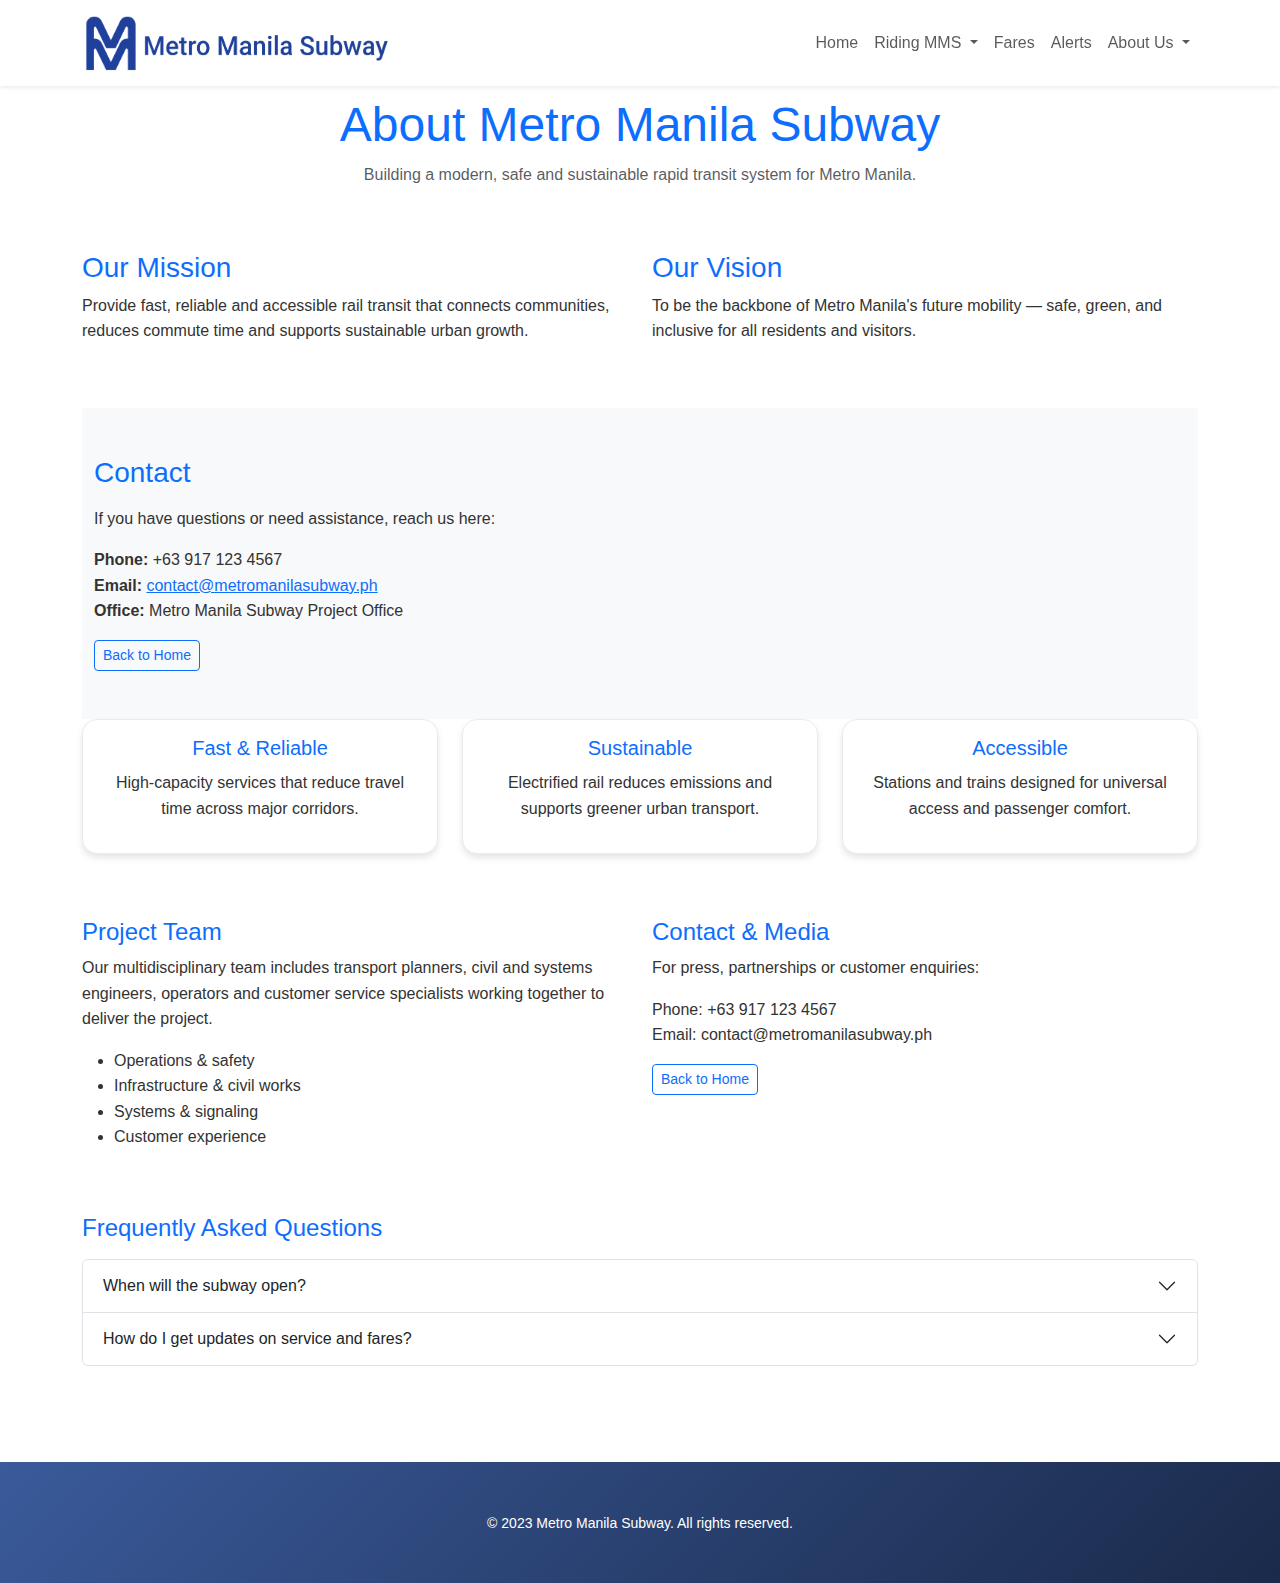
<file: about.html>
<!doctype html>
<html lang="en">
<head>
    <meta charset="utf-8" />
    <meta name="viewport" content="width=device-width, initial-scale=1" />
    <title>About — Metro Manila Subway</title>

    <!-- Bootstrap CSS -->
    <link href="https://cdn.jsdelivr.net/npm/bootstrap@5.3.0/dist/css/bootstrap.min.css" rel="stylesheet">

    <!-- site styles -->
    <link rel="stylesheet" href="style.css">
</head>
<body>
    <!-- Header / same navbar as index.html -->
    <header>
        <nav class="navbar navbar-expand-lg navbar-light bg-white fixed-top shadow-sm">
        <div class="container">
            <a class="navbar-brand" href="index.html">
                <img src="assets/logo2.png" alt="Metro Manila Subway Logo" class="logo">
            </a>

            <button class="navbar-toggler" type="button" data-bs-toggle="collapse" data-bs-target="#navbarNavMain" aria-controls="navbarNavMain" aria-expanded="false" aria-label="Toggle navigation">
                <span class="navbar-toggler-icon"></span>
            </button>

            <div class="collapse navbar-collapse justify-content-end" id="navbarNavMain">
                <ul class="navbar-nav">
                    <li class="nav-item">
                        <a class="nav-link" href="index.html">Home</a>
                    </li>
                    <li class="nav-item dropdown">
                        <a class="nav-link dropdown-toggle" href="#" role="button" data-bs-toggle="dropdown" aria-expanded="false">
                            Riding MMS
                        </a>
                        <ul class="dropdown-menu">
                            <li><a class="dropdown-item" href="transit.html">Transit Services</a></li>
                            <li><a class="dropdown-item" href="accessing.html">Accessing MMS</a></li>
                        </ul>
                    </li>
                    <li class="nav-item">
                        <a class="nav-link" href="fares.html">Fares</a>
                    </li>
                    <li class="nav-item">
                        <a class="nav-link" href="alerts.html">Alerts</a>
                    </li>
                    <li class="nav-item dropdown">
                        <a class="nav-link dropdown-toggle" href="#" role="button" data-bs-toggle="dropdown" aria-expanded="false">
                            About Us
                        </a>
                        <ul class="dropdown-menu">
                            <li><a class="dropdown-item" href="#contact">Contact</a></li>
                        </ul>
                    </li>
                </ul>
            </div>
        </div>
    </nav>
</header>

    <!-- Hero -->
    <main class="py-5">
        <div class="container">
            <div class="py-5 text-center" style="padding-top: calc(var(--navbar-height) + 2rem);">
                <h1 class="display-5 text-primary">About Metro Manila Subway</h1>
                <p class="text-muted">Building a modern, safe and sustainable rapid transit system for Metro Manila.</p>
            </div>

            <!-- Mission & Vision -->
            <section class="mb-5">
                <div class="row g-4 align-items-center">
                    <div class="col-md-6">
                        <h3 class="text-primary">Our Mission</h3>
                        <p>Provide fast, reliable and accessible rail transit that connects communities, reduces commute time and supports sustainable urban growth.</p>
                    </div>
                    <div class="col-md-6">
                        <h3 class="text-primary">Our Vision</h3>
                        <p>To be the backbone of Metro Manila's future mobility — safe, green, and inclusive for all residents and visitors.</p>
                    </div>
                </div>
            </section>

            <section id="contact" class="py-5 bg-light">
        <div class="container">
            <h3 class="text-primary mb-3">Contact</h3>
            <p>If you have questions or need assistance, reach us here:</p>
            <ul class="list-unstyled mb-3">
                <li><strong>Phone:</strong> +63 917 123 4567</li>
                <li><strong>Email:</strong> <a href="mailto:contact@metromanilasubway.ph">contact@metromanilasubway.ph</a></li>
                <li><strong>Office:</strong> Metro Manila Subway Project Office</li>
            </ul>
            <a href="index.html" class="btn btn-outline-primary btn-sm">Back to Home</a>
        </div>
    </section>

            <!-- Key benefits -->
            <section class="mb-5">
                <div class="row text-center">
                    <div class="col-md-4 mb-3">
                        <div class="feature-card p-3 h-100">
                            <i class="bi bi-speedometer2 text-primary mb-2" style="font-size:1.6rem"></i>
                            <h5 class="text-primary">Fast & Reliable</h5>
                            <p>High-capacity services that reduce travel time across major corridors.</p>
                        </div>
                    </div>
                    <div class="col-md-4 mb-3">
                        <div class="feature-card p-3 h-100">
                            <i class="bi bi-tree text-primary mb-2" style="font-size:1.6rem"></i>
                            <h5 class="text-primary">Sustainable</h5>
                            <p>Electrified rail reduces emissions and supports greener urban transport.</p>
                        </div>
                    </div>
                    <div class="col-md-4 mb-3">
                        <div class="feature-card p-3 h-100">
                            <i class="bi bi-people text-primary mb-2" style="font-size:1.6rem"></i>
                            <h5 class="text-primary">Accessible</h5>
                            <p>Stations and trains designed for universal access and passenger comfort.</p>
                        </div>
                    </div>
                </div>
            </section>

            <!-- Team / Contact -->
            <section class="mb-5">
                <div class="row">
                    <div class="col-lg-6">
                        <h4 class="text-primary">Project Team</h4>
                        <p>Our multidisciplinary team includes transport planners, civil and systems engineers, operators and customer service specialists working together to deliver the project.</p>
                        <ul>
                            <li>Operations & safety</li>
                            <li>Infrastructure & civil works</li>
                            <li>Systems & signaling</li>
                            <li>Customer experience</li>
                        </ul>
                    </div>
                    <div class="col-lg-6">
                        <h4 class="text-primary">Contact & Media</h4>
                        <p>For press, partnerships or customer enquiries:</p>
                        <p>Phone: +63 917 123 4567<br>Email: contact@metromanilasubway.ph</p>
                        <a href="index.html" class="btn btn-outline-primary btn-sm">Back to Home</a>
                    </div>
                </div>
            </section>

            <!-- FAQ -->
            <section class="mb-5">
                <h4 class="text-primary mb-3">Frequently Asked Questions</h4>
                <div class="accordion" id="aboutFaq">
                    <div class="accordion-item">
                        <h2 class="accordion-header" id="faqOne">
                            <button class="accordion-button collapsed" type="button" data-bs-toggle="collapse" data-bs-target="#collapseOne" aria-expanded="false" aria-controls="collapseOne">
                                When will the subway open?
                            </button>
                        </h2>
                        <div id="collapseOne" class="accordion-collapse collapse" aria-labelledby="faqOne" data-bs-parent="#aboutFaq">
                            <div class="accordion-body">Timelines vary by phase and station; check Alerts or Contact for latest updates.</div>
                        </div>
                    </div>
                    <div class="accordion-item">
                        <h2 class="accordion-header" id="faqTwo">
                            <button class="accordion-button collapsed" type="button" data-bs-toggle="collapse" data-bs-target="#collapseTwo" aria-expanded="false" aria-controls="collapseTwo">
                                How do I get updates on service and fares?
                            </button>
                        </h2>
                        <div id="collapseTwo" class="accordion-collapse collapse" aria-labelledby="faqTwo" data-bs-parent="#aboutFaq">
                            <div class="accordion-body">Subscribe to official channels and check the Fares and Alerts pages for the latest information.</div>
                        </div>
                    </div>
                </div>
            </section>
        </div>
    </main>

    <footer class="bg-primary text-white py-5">
        <div class="container text-center">
            <small>&copy; 2023 Metro Manila Subway. All rights reserved.</small>
        </div>
    </footer>

   
<!-- add these scripts near the end of <body> (before bootstrap.bundle.js) -->
<script src="https://code.jquery.com/jquery-3.6.0.min.js"></script>
<script src="https://cdn.jsdelivr.net/npm/bootstrap@5.3.0/dist/js/bootstrap.bundle.min.js"></script>
<script src="script.js"></script>
</body>
</html>
</file>
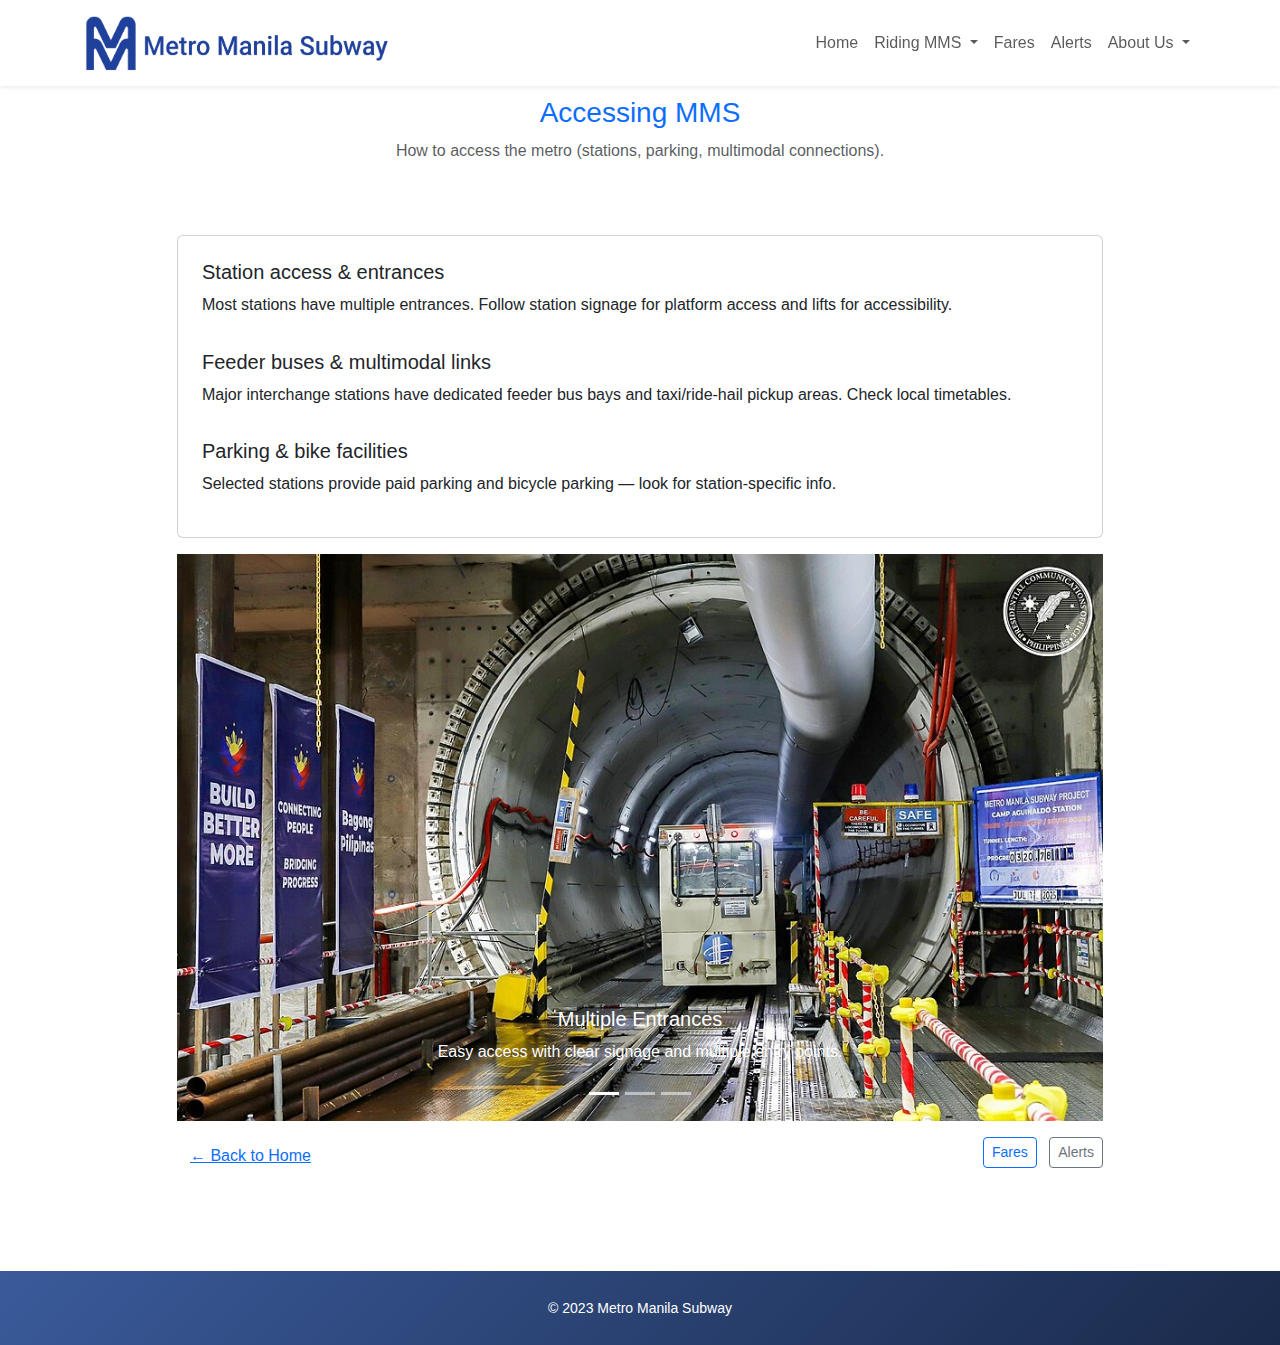
<file: accessing.html>
<!doctype html>
<html lang="en">
<head>
  <meta charset="utf-8" />
  <meta name="viewport" content="width=device-width,initial-scale=1" />
  <title>Accessing MMS — Metro Manila Subway</title>
  <link href="https://cdn.jsdelivr.net/npm/bootstrap@5.3.0/dist/css/bootstrap.min.css" rel="stylesheet">
  <link rel="stylesheet" href="style.css">
</head>
<body>
<header>
  <nav class="navbar navbar-expand-lg navbar-light bg-white fixed-top shadow-sm">
    <div class="container">
      <a class="navbar-brand" href="index.html">
        <img src="assets/logo2.png" alt="Metro Manila Subway Logo" class="logo">
      </a>
      <button class="navbar-toggler" type="button" data-bs-toggle="collapse" data-bs-target="#navbarNavMain2" aria-controls="navbarNavMain2" aria-expanded="false" aria-label="Toggle navigation">
        <span class="navbar-toggler-icon"></span>
      </button>
      <div class="collapse navbar-collapse justify-content-end" id="navbarNavMain2">
        <ul class="navbar-nav">
          <li class="nav-item">
            <a class="nav-link" href="index.html">Home</a>
          </li>
          <li class="nav-item dropdown">
            <a class="nav-link dropdown-toggle" href="#" role="button" data-bs-toggle="dropdown" aria-expanded="false">
              Riding MMS
            </a>
            <ul class="dropdown-menu">
              <li><a class="dropdown-item" href="transit.html">Transit Services</a></li>
              <li><a class="dropdown-item" href="accessing.html">Accessing MMS</a></li>
            </ul>
          </li>
          <li class="nav-item">
            <a class="nav-link" href="fares.html">Fares</a>
          </li>
          <li class="nav-item">
            <a class="nav-link" href="alerts.html">Alerts</a>
          </li>
          <li class="nav-item dropdown">
            <a class="nav-link dropdown-toggle" href="#" role="button" data-bs-toggle="dropdown" aria-expanded="false">
              About Us
            </a>
            <ul class="dropdown-menu">
              <li><a class="dropdown-item" href="about.html#contact">Contact</a></li>
            </ul>
          </li>
        </ul>
      </div>
    </div>
  </nav>
</header>

<main class="py-5">
  <div class="container">
    <div class="py-5 text-center" style="padding-top: calc(var(--navbar-height) + 2rem);">
      <h1 class="h3 text-primary">Accessing MMS</h1>
      <p class="text-muted mb-0">How to access the metro (stations, parking, multimodal connections).</p>
    </div>

    <div class="row justify-content-center mt-4">
      <div class="col-lg-10">
        <div class="card p-4 mb-3">
          <h5>Station access & entrances</h5>
          <p>Most stations have multiple entrances. Follow station signage for platform access and lifts for accessibility.</p>

          <h5 class="mt-3">Feeder buses & multimodal links</h5>
          <p>Major interchange stations have dedicated feeder bus bays and taxi/ride-hail pickup areas. Check local timetables.</p>

          <h5 class="mt-3">Parking & bike facilities</h5>
          <p>Selected stations provide paid parking and bicycle parking — look for station-specific info.</p>
        </div>

        <!-- Bootstrap Carousel Slideshow -->
        <div id="accessingCarousel" class="carousel slide mb-3" data-bs-ride="carousel">
          <div class="carousel-indicators">
            <button type="button" data-bs-target="#accessingCarousel" data-bs-slide-to="0" class="active" aria-current="true" aria-label="Slide 1"></button>
            <button type="button" data-bs-target="#accessingCarousel" data-bs-slide-to="1" aria-label="Slide 2"></button>
            <button type="button" data-bs-target="#accessingCarousel" data-bs-slide-to="2" aria-label="Slide 3"></button>
          </div>
          <div class="carousel-inner">
            <div class="carousel-item active">
              <img src="assets/image1.jpg" class="d-block w-100" alt="Station Entrance">
              <div class="carousel-caption d-none d-md-block">
                <h5>Multiple Entrances</h5>
                <p>Easy access with clear signage and multiple entry points.</p>
              </div>
            </div>
            <div class="carousel-item">
              <img src="assets/image1.jpg" class="d-block w-100" alt="Feeder Bus">
              <div class="carousel-caption d-none d-md-block">
                <h5>Feeder Services</h5>
                <p>Seamless connections to buses and ride-hailing services.</p>
              </div>
            </div>
            <div class="carousel-item">
              <img src="assets/image1.jpg" class="d-block w-100" alt="Parking Area">
              <div class="carousel-caption d-none d-md-block">
                <h5>Parking Facilities</h5>
                <p>Convenient paid parking and bike racks available.</p>
              </div>
            </div>
          </div>
          <button class="carousel-control-prev" type="button" data-bs-target="#accessingCarousel" data-bs-slide="prev">
            <span class="carousel-control-prev-icon" aria-hidden="true"></span>
            <span class="visually-hidden">Previous</span>
          </button>
          <button class="carousel-control-next" type="button" data-bs-target="#accessingCarousel" data-bs-slide="next">
            <span class="carousel-control-next-icon" aria-hidden="true"></span>
            <span class="visually-hidden">Next</span>
          </button>
        </div>

        <div class="d-flex justify-content-between">
          <a href="index.html" class="btn btn-link">← Back to Home</a>
          <div>
            <a href="fares.html" class="btn btn-outline-primary btn-sm me-2">Fares</a>
            <a href="alerts.html" class="btn btn-outline-secondary btn-sm">Alerts</a>
          </div>
        </div>

      </div>
    </div>
  </div>
</main>

<footer class="bg-primary text-white py-4 mt-5">
  <div class="container text-center">
    <small>&copy; 2023 Metro Manila Subway</small>
  </div>
</footer>

<!-- add these scripts near the end of <body> (before bootstrap.bundle.js) -->
<script src="https://code.jquery.com/jquery-3.6.0.min.js"></script>
<script src="https://cdn.jsdelivr.net/npm/bootstrap@5.3.0/dist/js/bootstrap.bundle.min.js"></script>
<script src="script.js"></script>
</body>
</html>
</file>
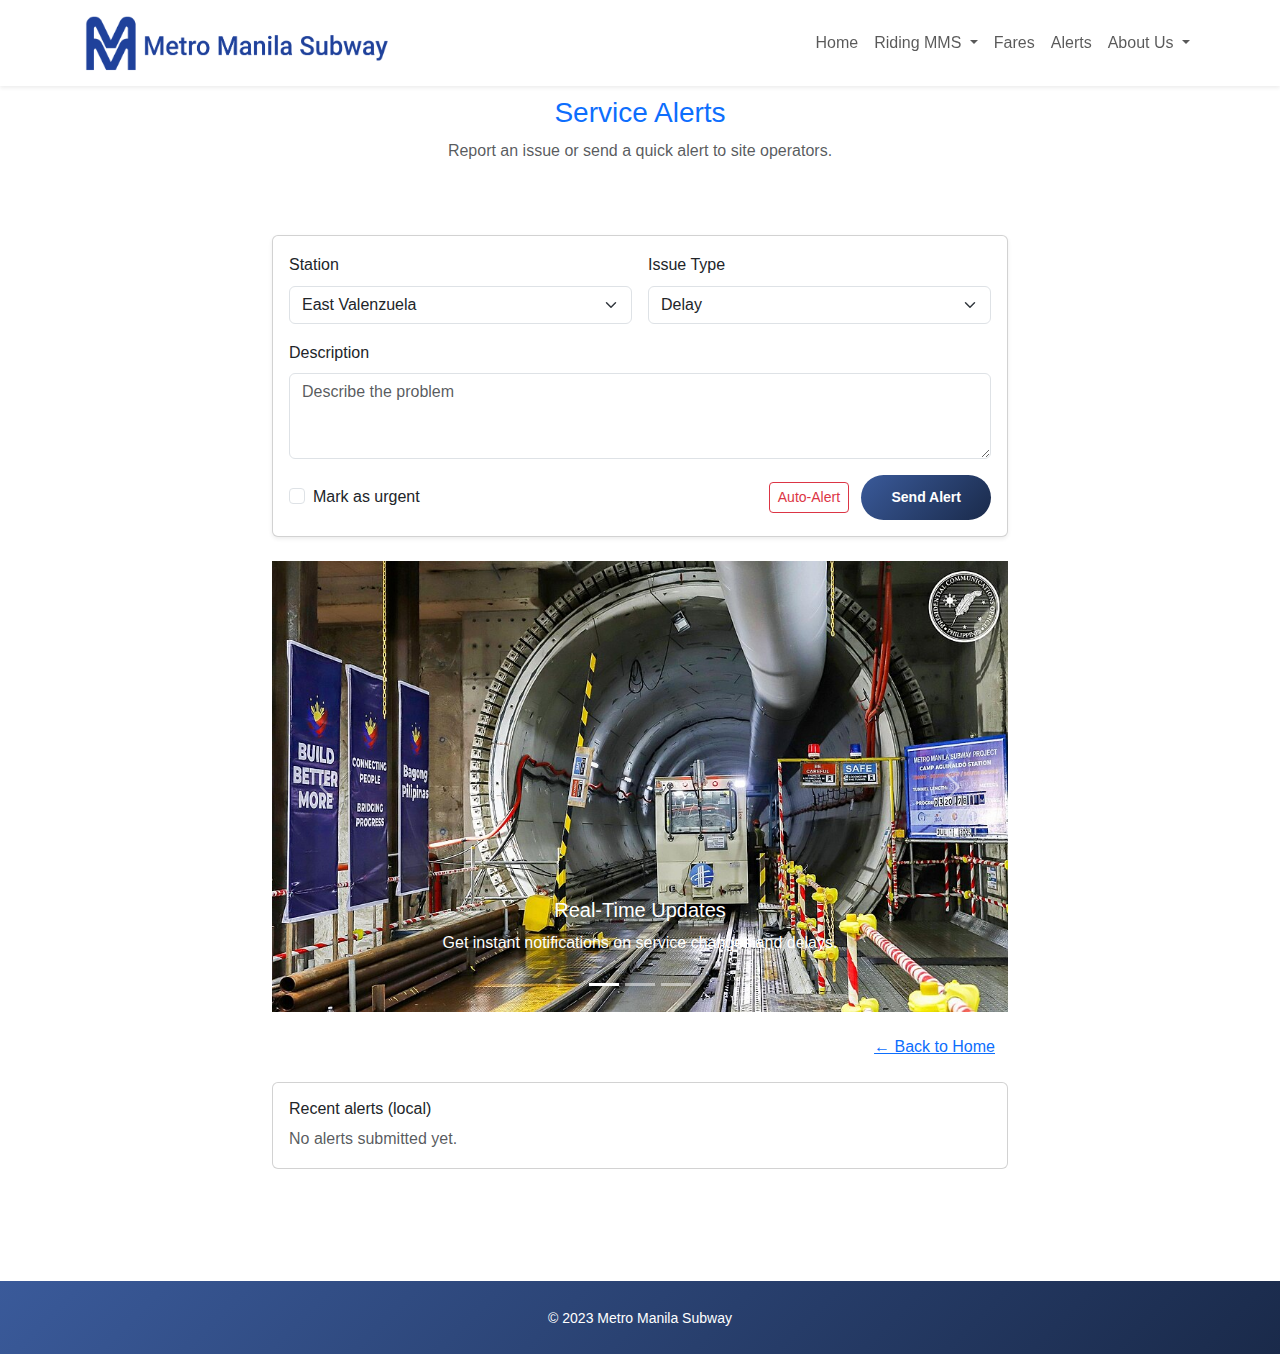
<file: alerts.html>
<!doctype html>
<html lang="en">
<head>
    <meta charset="utf-8" />
    <meta name="viewport" content="width=device-width,initial-scale=1" />
    <title>Alerts — Metro Manila Subway</title>

    <!-- Bootstrap CSS -->
    <link href="https://cdn.jsdelivr.net/npm/bootstrap@5.3.0/dist/css/bootstrap.min.css" rel="stylesheet">
    <link rel="stylesheet" href="style.css">
</head>
<body>
<header>
    <nav class="navbar navbar-expand-lg navbar-light bg-white fixed-top shadow-sm">
        <div class="container">
            <a class="navbar-brand" href="index.html">
                <img src="assets/logo2.png" alt="Metro Manila Subway Logo" class="logo">
            </a>

            <button class="navbar-toggler" type="button" data-bs-toggle="collapse" data-bs-target="#navbarNavAlerts" aria-controls="navbarNavAlerts" aria-expanded="false" aria-label="Toggle navigation">
                <span class="navbar-toggler-icon"></span>
            </button>

            <div class="collapse navbar-collapse justify-content-end" id="navbarNavAlerts">
                <ul class="navbar-nav">
                    <li class="nav-item">
                        <a class="nav-link" href="index.html">Home</a>
                    </li>
                    <li class="nav-item dropdown">
                        <a class="nav-link dropdown-toggle" href="#" role="button" data-bs-toggle="dropdown" aria-expanded="false">
                            Riding MMS
                        </a>
                        <ul class="dropdown-menu">
                            <li><a class="dropdown-item" href="transit.html">Transit Services</a></li>
                            <li><a class="dropdown-item" href="accessing.html">Accessing MMS</a></li>
                        </ul>
                    </li>
                    <li class="nav-item">
                        <a class="nav-link" href="fares.html">Fares</a>
                    </li>
                    <li class="nav-item">
                        <a class="nav-link" href="alerts.html">Alerts</a>
                    </li>
                    <li class="nav-item dropdown">
                        <a class="nav-link dropdown-toggle" href="#" role="button" data-bs-toggle="dropdown" aria-expanded="false">
                            About Us
                        </a>
                        <ul class="dropdown-menu">
                            <li><a class="dropdown-item" href="about.html#contact">Contact</a></li>
                        </ul>
                    </li>
                </ul>
            </div>
        </div>
    </nav>
</header>

<main class="py-5">
    <div class="container">
        <div class="py-5 text-center" style="padding-top: calc(var(--navbar-height) + 2rem);">
            <h1 class="h3 text-primary">Service Alerts</h1>
            <p class="text-muted mb-0">Report an issue or send a quick alert to site operators.</p>
        </div>

        <div class="row justify-content-center mt-4">
            <div class="col-lg-8">
                <div class="card shadow-sm mb-4">
                    <div class="card-body">
                        <form id="alertForm">
                            <div class="row g-3">
                                <div class="col-md-6">
                                    <label class="form-label">Station</label>
                                    <select id="station" class="form-select" required></select>
                                </div>
                                <div class="col-md-6">
                                    <label class="form-label">Issue Type</label>
                                    <select id="issueType" class="form-select" required>
                                        <option value="Delay">Delay</option>
                                        <option value="Mechanical">Mechanical</option>
                                        <option value="Power">Power Outage</option>
                                        <option value="Safety">Safety / Incident</option>
                                        <option value="Other">Other</option>
                                    </select>
                                </div>

                                <div class="col-12">
                                    <label class="form-label">Description</label>
                                    <textarea id="description" class="form-control" rows="3" placeholder="Describe the problem"></textarea>
                                </div>

                                <div class="col-md-4 d-flex align-items-center">
                                    <div class="form-check">
                                        <input class="form-check-input" type="checkbox" id="urgent">
                                        <label class="form-check-label" for="urgent">Mark as urgent</label>
                                    </div>
                                </div>

                                <div class="col-md-8 text-end">
                                    <button type="button" id="autoAlert" class="btn btn-outline-danger btn-sm me-2" title="Send a quick prefilled alert">Auto-Alert</button>
                                    <button type="submit" class="btn btn-primary btn-sm">Send Alert</button>
                                </div>
                            </div>
                        </form>
                    </div>
                </div>

                <!-- Bootstrap Carousel Slideshow -->
                <div id="alertsCarousel" class="carousel slide mb-3" data-bs-ride="carousel">
                  <div class="carousel-indicators">
                    <button type="button" data-bs-target="#alertsCarousel" data-bs-slide-to="0" class="active" aria-current="true" aria-label="Slide 1"></button>
                    <button type="button" data-bs-target="#alertsCarousel" data-bs-slide-to="1" aria-label="Slide 2"></button>
                    <button type="button" data-bs-target="#alertsCarousel" data-bs-slide-to="2" aria-label="Slide 3"></button>
                  </div>
                  <div class="carousel-inner">
                    <div class="carousel-item active">
                      <img src="assets/image1.jpg" class="d-block w-100" alt="Service Alerts">
                      <div class="carousel-caption d-none d-md-block">
                        <h5>Real-Time Updates</h5>
                        <p>Get instant notifications on service changes and delays.</p>
                      </div>
                    </div>
                    <div class="carousel-item">
                      <img src="assets/image1.jpg" class="d-block w-100" alt="Emergency Contact">
                      <div class="carousel-caption d-none d-md-block">
                        <h5>Emergency Support</h5>
                        <p>24/7 assistance for any urgent situations.</p>
                      </div>
                    </div>
                    <div class="carousel-item">
                      <img src="assets/image1.jpg" class="d-block w-100" alt="Report Issues">
                      <div class="carousel-caption d-none d-md-block">
                        <h5>Report Problems</h5>
                        <p>Easy ways to report issues and get help.</p>
                      </div>
                    </div>
                  </div>
                  <button class="carousel-control-prev" type="button" data-bs-target="#alertsCarousel" data-bs-slide="prev">
                    <span class="carousel-control-prev-icon" aria-hidden="true"></span>
                    <span class="visually-hidden">Previous</span>
                  </button>
                  <button class="carousel-control-next" type="button" data-bs-target="#alertsCarousel" data-bs-slide="next">
                    <span class="carousel-control-next-icon" aria-hidden="true"></span>
                    <span class="visually-hidden">Next</span>
                  </button>
                </div>

                <div class="d-flex justify-content-end mb-3">
                   <a href="index.html" class="btn btn-link">← Back to Home</a>
                </div>

                <div id="alertsListCard" class="card">
                    <div class="card-body">
                        <h6 class="card-title">Recent alerts (local)</h6>
                        <div id="alertsList" style="max-height:300px;overflow:auto"></div>
                    </div>
                </div>

                <div id="statusArea" class="mt-3"></div>
            </div>
        </div>
    </div>
</main>

<footer class="bg-primary text-white py-4 mt-5">
    <div class="container text-center">
        <small>&copy; 2023 Metro Manila Subway</small>
    </div>
</footer>

<!-- page scripts -->
<script src="https://code.jquery.com/jquery-3.6.0.min.js"></script>
<script>
    // station names
    const stations = [
        "East Valenzuela","Quirino Highway","Tandang Sora","North Avenue",
        "Quezon Avenue","East Avenue","Anonas","Camp Aguinaldo",
        "Ortigas","Shaw Boulevard","Kalayaan Avenue","BGC",
        "Lawton Avenue","Senate-DepEd","NAIA Terminal 3","FTI","Bicutan"
    ];

    function escapeHtml(s){ return String(s||'').replace(/&/g,'&amp;').replace(/</g,'&lt;').replace(/>/g,'&gt;'); }

    function populateStations() {
        const $sel = $('#station').empty();
        stations.forEach(s => $sel.append($('<option>').val(s).text(s)));
    }

    function loadAlerts() {
        const data = JSON.parse(localStorage.getItem('mms_alerts') || '[]');
        const $container = $('#alertsList').empty();
        if (data.length === 0) {
            $container.html('<div class="text-muted">No alerts submitted yet.</div>');
            return;
        }
        data.slice().reverse().forEach(a => {
            const $el = $('<div>').addClass('mb-2 border-bottom pb-2');
            $el.html(
                '<div class="d-flex justify-content-between"><strong>' + escapeHtml(a.issueType) + ' — ' + escapeHtml(a.station) + '</strong><small>' +
                new Date(a.time).toLocaleString() + (a.urgent? ' • URGENT':'' ) + '</small></div>' +
                '<div class="text-muted small">' + escapeHtml(a.description || '-') + '</div>'
            );
            $container.append($el);
        });
    }

    function saveAlert(alert) {
        const arr = JSON.parse(localStorage.getItem('mms_alerts') || '[]');
        arr.push(alert);
        localStorage.setItem('mms_alerts', JSON.stringify(arr));
    }

    function showStatus(msg, type='success') {
        const $area = $('#statusArea');
        $area.html('<div class="alert alert-' + type + ' alert-sm" role="alert">' + escapeHtml(msg) + '</div>');
        setTimeout(()=> $area.empty(), 4000);
    }

    async function postToServer(payload) {
        try {
            const res = await fetch('/api/alerts', {
                method: 'POST',
                headers: {'Content-Type':'application/json'},
                body: JSON.stringify(payload)
            });
            return res.ok;
        } catch (e) {
            return false;
        }
    }

    async function submitAlert(e, data) {
        if (e) e.preventDefault();
        const payload = data || {
            station: $('#station').val(),
            issueType: $('#issueType').val(),
            description: $('#description').val().trim(),
            urgent: $('#urgent').is(':checked'),
            time: new Date().toISOString()
        };

        const sent = await postToServer(payload);
        saveAlert(payload);
        loadAlerts();

        if (sent) showStatus('Alert sent to server.', 'success');
        else showStatus('Alert saved locally (no server).', 'warning');
    }

    function autoAlert() {
        const payload = {
            station: $('#station').val() || stations[0],
            issueType: 'Safety',
            description: 'Automatic quick alert: possible incident reported at station.',
            urgent: true,
            time: new Date().toISOString()
        };
        submitAlert(null, payload);
    }

    $(function(){
        populateStations();
        loadAlerts();

        $('#alertForm').on('submit', submitAlert);
        $('#autoAlert').on('click', autoAlert);
    });
    </script>

<!-- add these scripts near the end of <body> (before bootstrap.bundle.js) -->
<script src="https://cdn.jsdelivr.net/npm/bootstrap@5.3.0/dist/js/bootstrap.bundle.min.js"></script>
<script src="script.js"></script>
</body>
</html>
</file>
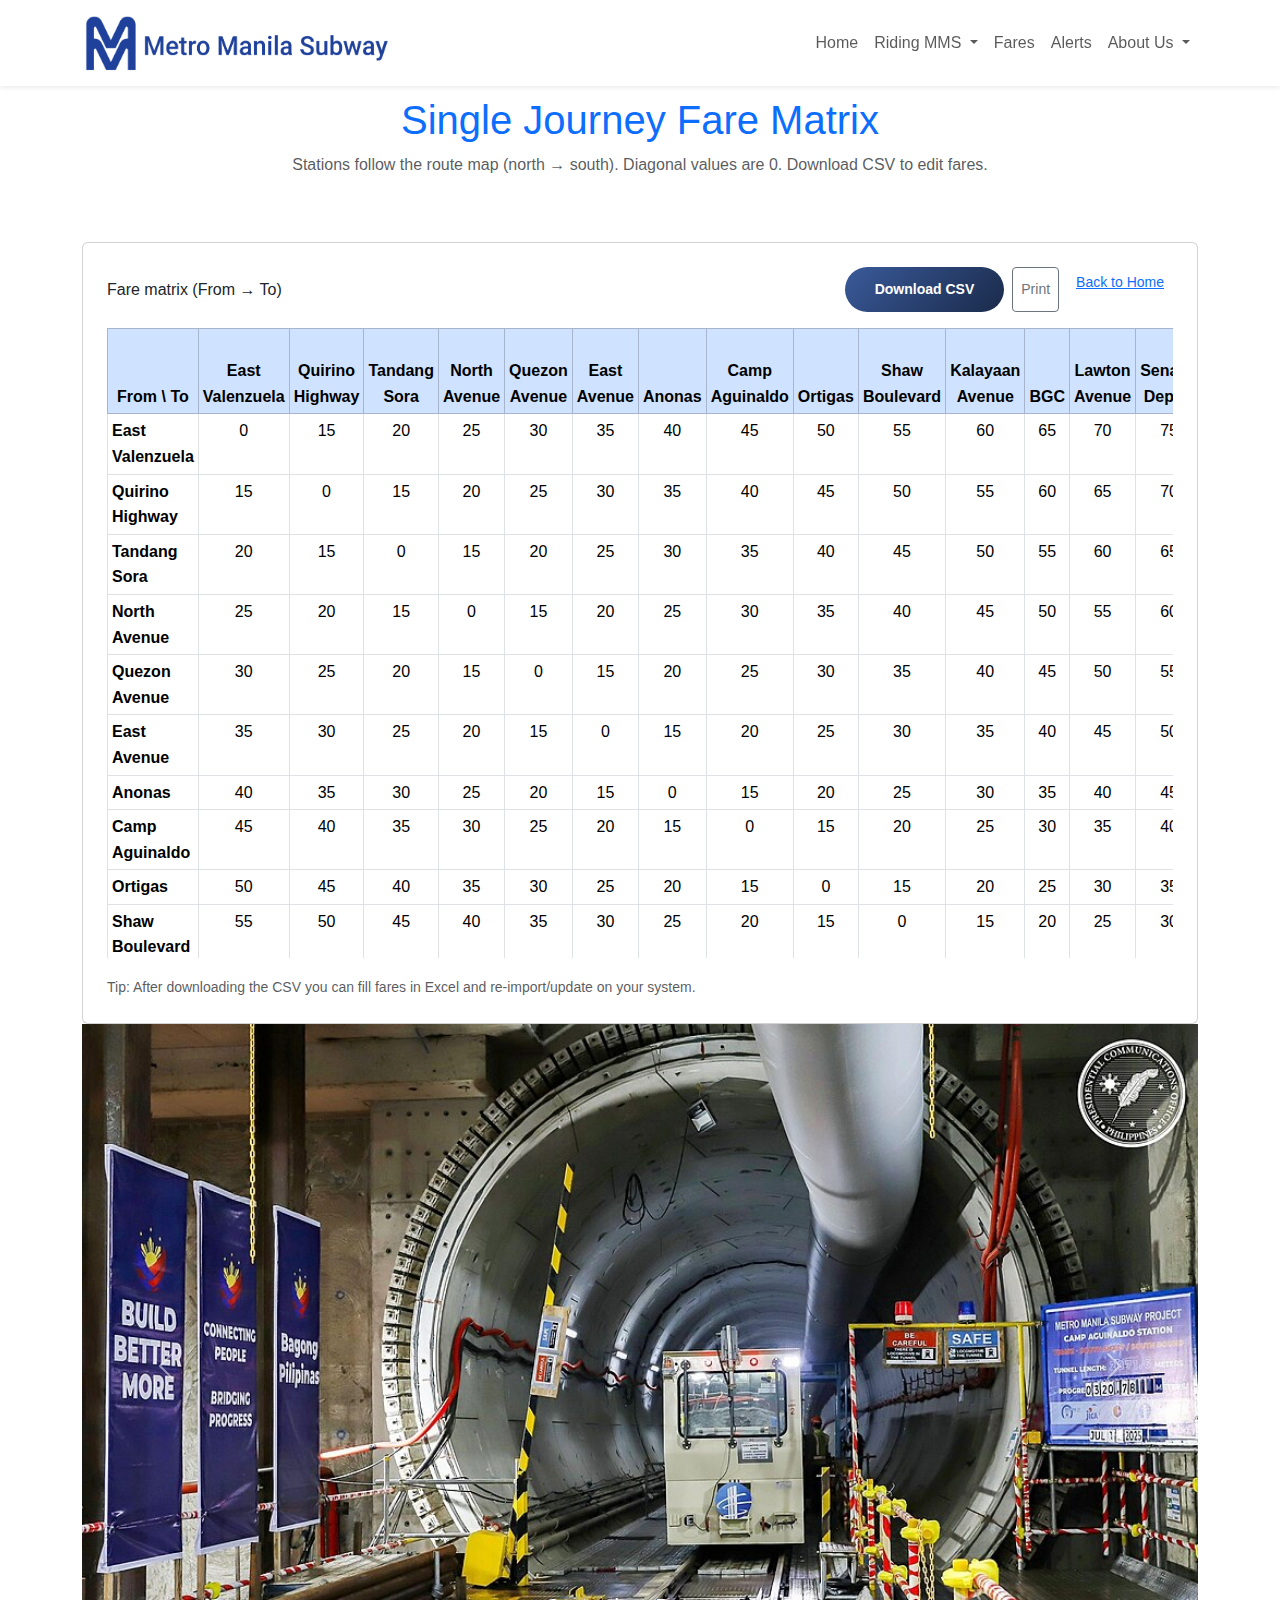
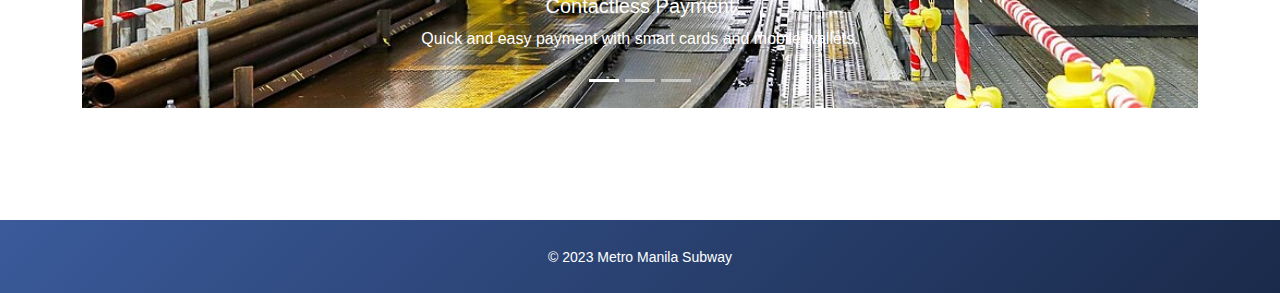
<file: fares.html>
<!DOCTYPE html>
<html lang="en">
<head>
    <meta charset="utf-8">
    <meta name="viewport" content="width=device-width,initial-scale=1">
    <title>Fares — Metro Manila Subway</title>
    <link href="https://cdn.jsdelivr.net/npm/bootstrap@5.3.0/dist/css/bootstrap.min.css" rel="stylesheet">
    <link rel="stylesheet" href="style.css">
</head>
<body>
    <header>
        <nav class="navbar navbar-expand-lg navbar-light bg-white fixed-top shadow-sm">
        <div class="container">
            <a class="navbar-brand" href="index.html">
                <img src="assets/logo2.png" alt="Metro Manila Subway Logo" class="logo">
            </a>

            <button class="navbar-toggler" type="button" data-bs-toggle="collapse" data-bs-target="#navbarNav" aria-controls="navbarNav" aria-expanded="false" aria-label="Toggle navigation">
                <span class="navbar-toggler-icon"></span>
            </button>

            <div class="collapse navbar-collapse justify-content-end" id="navbarNav">
                <ul class="navbar-nav">
                    <li class="nav-item">
                        <a class="nav-link" href="index.html">Home</a>
                    </li>
                    <li class="nav-item dropdown">
                        <a class="nav-link dropdown-toggle" href="#" role="button" data-bs-toggle="dropdown" aria-expanded="false">
                            Riding MMS
                        </a>
                        <ul class="dropdown-menu">
                            <li><a class="dropdown-item" href="transit.html">Transit Services</a></li>
                            <li><a class="dropdown-item" href="accessing.html">Accessing MMS</a></li>
                        </ul>
                    </li>
                    <li class="nav-item">
                        <a class="nav-link" href="fares.html">Fares</a>
                    </li>
                    <li class="nav-item">
                        <a class="nav-link" href="alerts.html">Alerts</a>
                    </li>
                    <li class="nav-item dropdown">
                        <a class="nav-link dropdown-toggle" href="#" role="button" data-bs-toggle="dropdown" aria-expanded="false">
                            About Us
                        </a>
                        <ul class="dropdown-menu">
                            <li><a class="dropdown-item" href="about.html#contact">Contact</a></li>
                        </ul>
                    </li>
                </ul>
            </div>
        </div>
    </nav>
</header>

    <main class="py-5">
        <div class="container">
            <div class="py-5 text-center" style="padding-top: calc(var(--navbar-height) + 2rem);">
                <h1 class="display-6 text-primary">Single Journey Fare Matrix</h1>
                <p class="text-muted">Stations follow the route map (north → south). Diagonal values are 0. Download CSV to edit fares.</p>
            </div>

            <div class="card p-4">
                <div class="d-flex justify-content-between align-items-center mb-3">
                    <div>
                        <h6 class="mb-0">Fare matrix (From → To)</h6>
                    </div>
                    <div class="d-flex gap-2">
                        <button id="downloadCsv" class="btn btn-primary btn-sm"><i class="bi bi-download"></i> Download CSV</button>
                        <button id="printBtn" class="btn btn-outline-secondary btn-sm">Print</button>
                        <a href="index.html" class="btn btn-link btn-sm">Back to Home</a>
                    </div>
                </div>

                <div class="table-responsive" style="max-height:70vh;overflow:auto;">
                    <table id="fare-table" class="table table-bordered table-sm text-center mb-0">
                        <!-- header and body generated by script -->
                    </table>
                </div>

                <div class="mt-3">
                    <small class="text-muted">Tip: After downloading the CSV you can fill fares in Excel and re-import/update on your system.</small>
                </div>
            </div>

            <!-- Bootstrap Carousel Slideshow -->
            <div id="faresCarousel" class="carousel slide mb-3" data-bs-ride="carousel">
              <div class="carousel-indicators">
                <button type="button" data-bs-target="#faresCarousel" data-bs-slide-to="0" class="active" aria-current="true" aria-label="Slide 1"></button>
                <button type="button" data-bs-target="#faresCarousel" data-bs-slide-to="1" aria-label="Slide 2"></button>
                <button type="button" data-bs-target="#faresCarousel" data-bs-slide-to="2" aria-label="Slide 3"></button>
              </div>
              <div class="carousel-inner">
                <div class="carousel-item active">
                  <img src="assets/image1.jpg" class="d-block w-100" alt="Fare Payment">
                  <div class="carousel-caption d-none d-md-block">
                    <h5>Contactless Payment</h5>
                    <p>Quick and easy payment with smart cards and mobile wallets.</p>
                  </div>
                </div>
                <div class="carousel-item">
                  <img src="assets/image1.jpg" class="d-block w-100" alt="Discount Cards">
                  <div class="carousel-caption d-none d-md-block">
                    <h5>Discounts Available</h5>
                    <p>Special rates for seniors, students, and PWDs.</p>
                  </div>
                </div>
                <div class="carousel-item">
                  <img src="assets/image1.jpg" class="d-block w-100" alt="Refill Stations">
                  <div class="carousel-caption d-none d-md-block">
                    <h5>Easy Refills</h5>
                    <p>Top up your card at kiosks or online anytime.</p>
                  </div>
                </div>
              </div>
              <button class="carousel-control-prev" type="button" data-bs-target="#faresCarousel" data-bs-slide="prev">
                <span class="carousel-control-prev-icon" aria-hidden="true"></span>
                <span class="visually-hidden">Previous</span>
              </button>
              <button class="carousel-control-next" type="button" data-bs-target="#faresCarousel" data-bs-slide="next">
                <span class="carousel-control-next-icon" aria-hidden="true"></span>
                <span class="visually-hidden">Next</span>
              </button>
            </div>
        </div>
    </main>

    <footer class="bg-primary text-white py-4 mt-5">
        <div class="container text-center">
            <small>&copy; 2023 Metro Manila Subway</small>
        </div>
    </footer>

    <script>
        // station names (north → south) from provided map
        const stations = [
        "East Valenzuela",
        "Quirino Highway",
        "Tandang Sora",
        "North Avenue",
        "Quezon Avenue",
        "East Avenue",
        "Anonas",
        "Camp Aguinaldo",
        "Ortigas",
        "Shaw Boulevard",
        "Kalayaan Avenue",
        "BGC",
        "Lawton Avenue",
        "Senate-DepEd",
        "NAIA Terminal 3",
        "FTI",
        "Bicutan"
    ];

    // simple fare formula:
    // distance = number of station hops (absolute difference in index)
    // fare = 0 for same station, otherwise base + increment * distance
    const FARE_BASE = 10;     // base constant so distance 1 -> 15
    const FARE_STEP = 5;      // per-station increment

    function fareForDistance(distance) {
        if (distance === 0) return 0;
        return FARE_BASE + FARE_STEP * distance;
    }

    // build table DOM: header + tbody with computed fares
    function buildFareTable() {
        const table = document.getElementById('fare-table');
        table.innerHTML = '';

        const thead = document.createElement('thead');
        thead.className = 'table-primary';
        const headRow = document.createElement('tr');
        const thCorner = document.createElement('th');
        thCorner.textContent = 'From \\ To';
        headRow.appendChild(thCorner);
        stations.forEach(name => {
            const th = document.createElement('th');
            th.scope = 'col';
            th.textContent = name;
            headRow.appendChild(th);
        });
        thead.appendChild(headRow);
        table.appendChild(thead);

        const tbody = document.createElement('tbody');
        stations.forEach((from, r) => {
            const tr = document.createElement('tr');
            const thRow = document.createElement('th');
            thRow.scope = 'row';
            thRow.className = 'text-start';
            thRow.textContent = from;
            tr.appendChild(thRow);

            stations.forEach((to, c) => {
                const td = document.createElement('td');
                const distance = Math.abs(r - c);
                td.textContent = String(fareForDistance(distance));
                tr.appendChild(td);
            });

            tbody.appendChild(tr);
        });
        table.appendChild(tbody);
    }

    // convert current table to CSV
    function tableToCsv(table) {
        const rows = Array.from(table.querySelectorAll('tr'));
        return rows.map(row => {
            const cells = Array.from(row.querySelectorAll('th,td'));
            return cells.map(c => '"' + c.innerText.replace(/"/g,'""') + '"').join(',');
        }).join('\n');
    }

    // download CSV
    function downloadCsv() {
        const table = document.getElementById('fare-table');
        const csv = tableToCsv(table);
        const blob = new Blob([csv], { type: 'text/csv;charset=utf-8;' });
        const url = URL.createObjectURL(blob);
        const a = document.createElement('a');
        a.href = url;
        a.download = 'metro_fares_matrix_17stations.csv';
        document.body.appendChild(a);
        a.click();
        document.body.removeChild(a);
        URL.revokeObjectURL(url);
    }

    // print page
    function printPage() {
        window.print();
    }

    // init
    document.addEventListener('DOMContentLoaded', function () {
        buildFareTable();
        const dl = document.getElementById('downloadCsv');
        const pr = document.getElementById('printBtn');
        if (dl) dl.addEventListener('click', downloadCsv);
        if (pr) pr.addEventListener('click', printPage);
    });
</script>

<!-- add these scripts near the end of <body> (before bootstrap.bundle.js) -->
<script src="https://code.jquery.com/jquery-3.6.0.min.js"></script>
<script src="https://cdn.jsdelivr.net/npm/bootstrap@5.3.0/dist/js/bootstrap.bundle.min.js"></script>
<script src="script.js"></script>
</body>
</html>
</file>
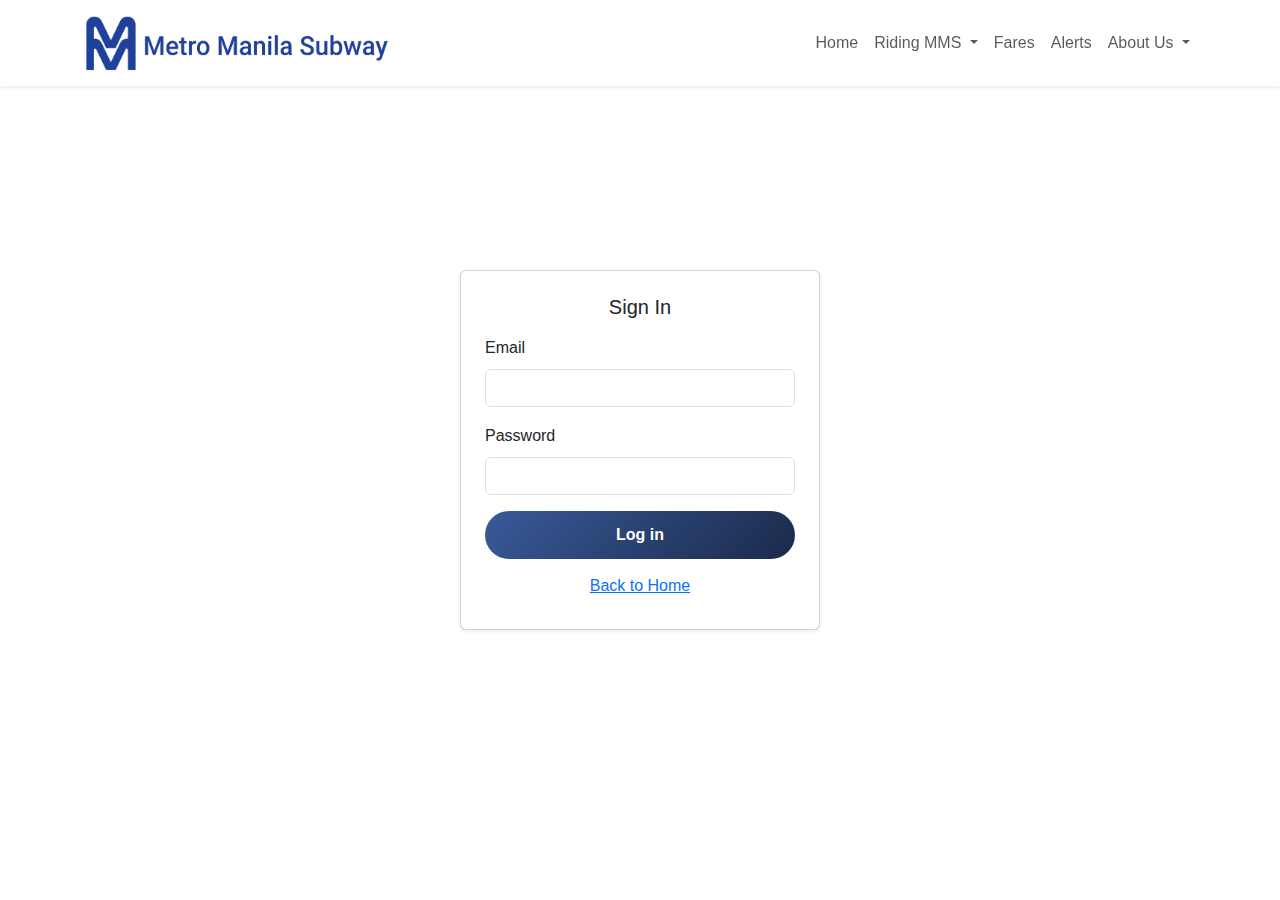
<file: login.html>
<!doctype html>
<html lang="en">
<head>
  <meta charset="utf-8" />
  <meta name="viewport" content="width=device-width,initial-scale=1" />
  <title>Login — Metro Manila Subway</title>
  <link href="https://cdn.jsdelivr.net/npm/bootstrap@5.3.0/dist/css/bootstrap.min.css" rel="stylesheet">
  <link rel="stylesheet" href="style.css">
</head>
<body>
<header>
    <nav class="navbar navbar-expand-lg navbar-light bg-white fixed-top shadow-sm">
        <div class="container">
            <a class="navbar-brand" href="index.html">
                <img src="assets/logo2.png" alt="Metro Manila Subway Logo" class="logo">
            </a>

            <button class="navbar-toggler" type="button" data-bs-toggle="collapse" data-bs-target="#navbarNavLogin" aria-controls="navbarNavLogin" aria-expanded="false" aria-label="Toggle navigation">
                <span class="navbar-toggler-icon"></span>
            </button>

            <div class="collapse navbar-collapse justify-content-end" id="navbarNavLogin">
                <ul class="navbar-nav">
                    <li class="nav-item">
                        <a class="nav-link" href="index.html">Home</a>
                    </li>
                    <li class="nav-item dropdown">
                        <a class="nav-link dropdown-toggle" href="#" role="button" data-bs-toggle="dropdown" aria-expanded="false">
                            Riding MMS
                        </a>
                        <ul class="dropdown-menu">
                            <li><a class="dropdown-item" href="transit.html">Transit Services</a></li>
                            <li><a class="dropdown-item" href="accessing.html">Accessing MMS</a></li>
                        </ul>
                    </li>
                    <li class="nav-item">
                        <a class="nav-link" href="fares.html">Fares</a>
                    </li>
                    <li class="nav-item">
                        <a class="nav-link" href="alerts.html">Alerts</a>
                    </li>
                    <li class="nav-item dropdown">
                        <a class="nav-link dropdown-toggle" href="#" role="button" data-bs-toggle="dropdown" aria-expanded="false">
                            About Us
                        </a>
                        <ul class="dropdown-menu">
                            <li><a class="dropdown-item" href="about.html#contact">Contact</a></li>
                        </ul>
                    </li>
                </ul>
            </div>
        </div>
    </nav>
</header>

  <main class="d-flex align-items-center justify-content-center" style="min-height:100vh;padding-top:calc(var(--navbar-height) + 2rem);">
    <div class="card p-4 shadow-sm" style="width:360px;">
      <h5 class="mb-3 text-center">Sign In</h5>
      <form id="loginForm">
        <div class="mb-3">
          <label class="form-label">Email</label>
          <input type="email" id="email" class="form-control" required>
        </div>
        <div class="mb-3">
          <label class="form-label">Password</label>
          <input type="password" id="password" class="form-control" required>
        </div>
        <div class="d-grid gap-2">
          <button class="btn btn-primary" type="submit">Log in</button>
          <a href="index.html" class="btn btn-link">Back to Home</a>
        </div>
      </form>
    </div>
  </main>

  <script src="https://code.jquery.com/jquery-3.6.0.min.js"></script>
  <script src="https://cdn.jsdelivr.net/npm/bootstrap@5.3.0/dist/js/bootstrap.bundle.min.js"></script>
  <script>
    // jQuery example for login UI (UI-only)
    $(function(){
      $('#loginForm').on('submit', function(e){
        e.preventDefault();
        const email = $('#email').val();
        alert('Login submitted (UI only). Email: ' + email);
      });
    });
  </script>
</body>
</html>
</file>
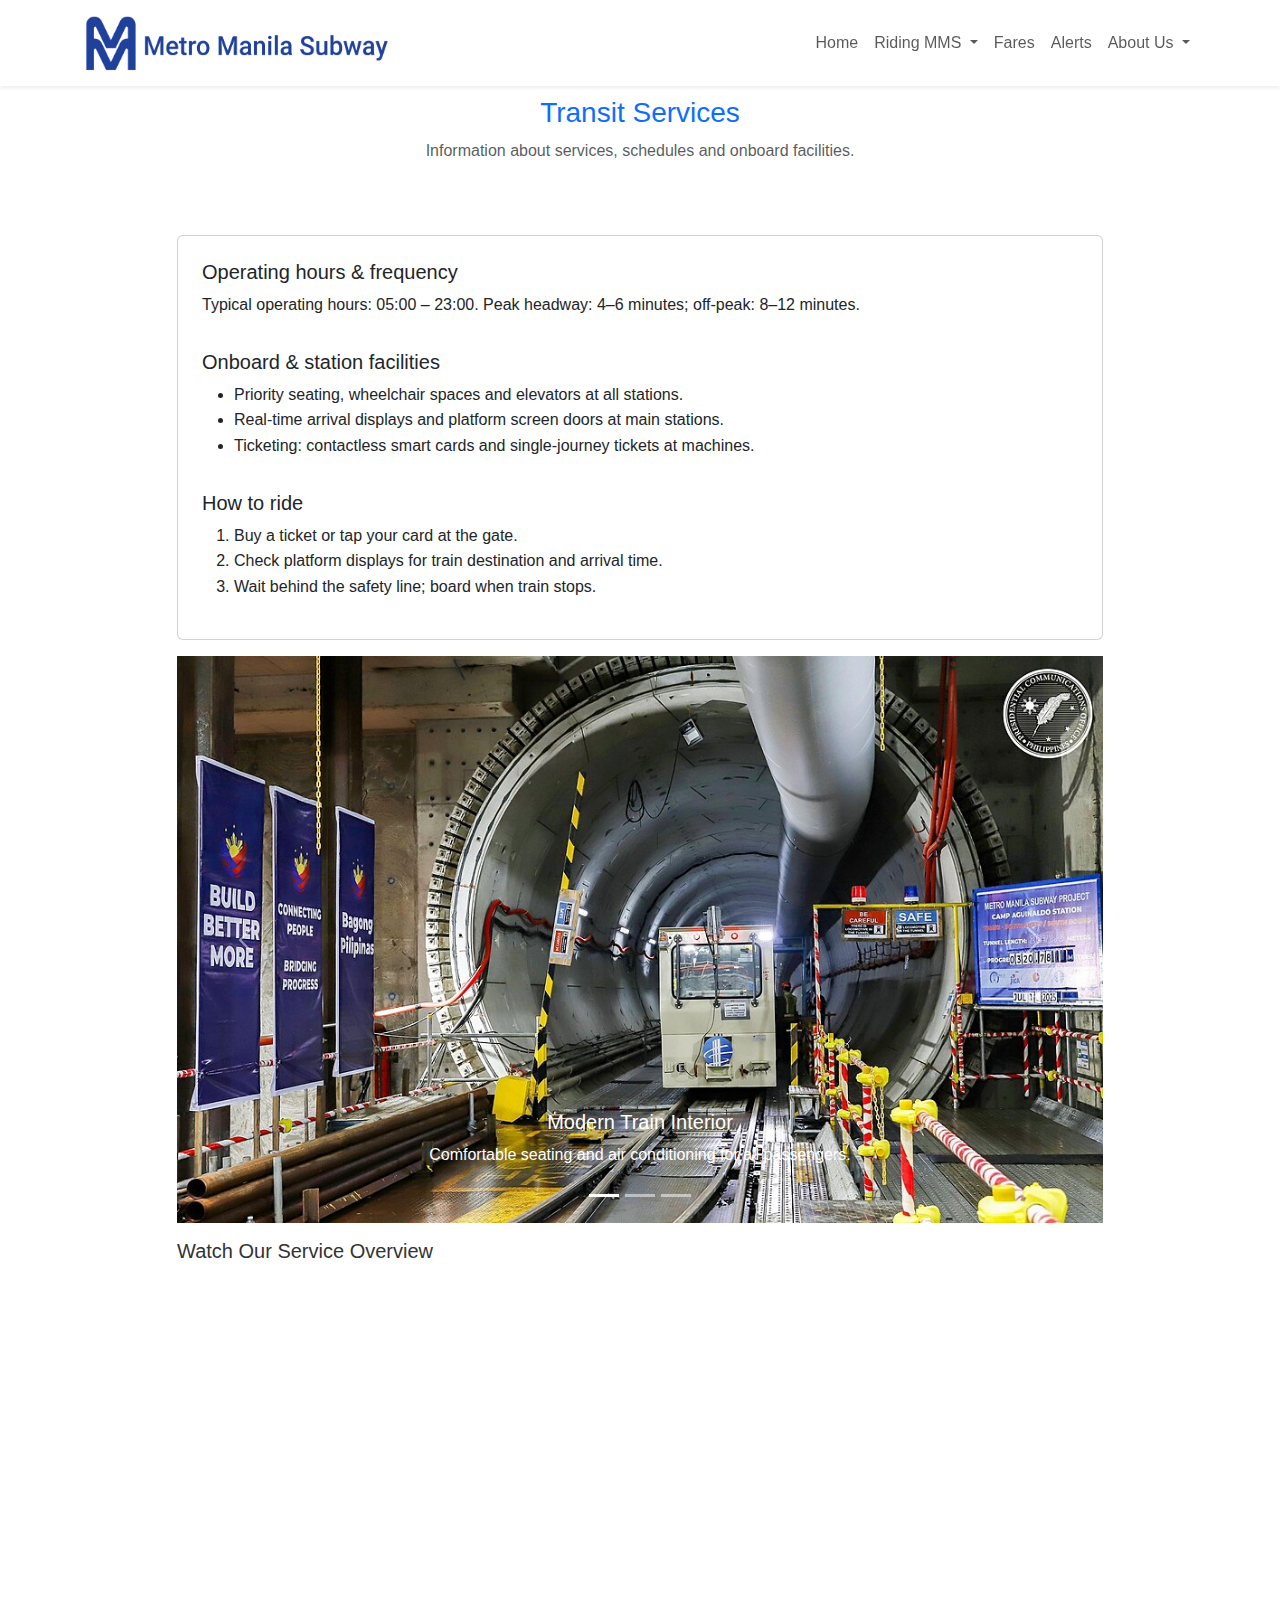
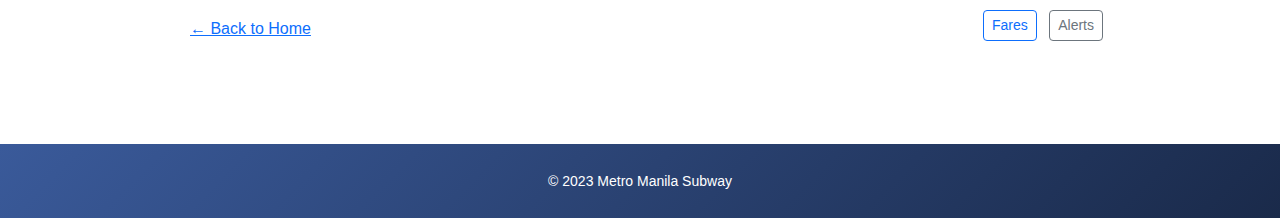
<file: transit.html>
<!doctype html>
<html lang="en">
<head>
  <meta charset="utf-8" />
  <meta name="viewport" content="width=device-width,initial-scale=1" />
  <title>Transit Services — Metro Manila Subway</title>
  <link href="https://cdn.jsdelivr.net/npm/bootstrap@5.3.0/dist/css/bootstrap.min.css" rel="stylesheet">
  <link rel="stylesheet" href="style.css">
</head>
<body>
<header>
  <nav class="navbar navbar-expand-lg navbar-light bg-white fixed-top shadow-sm">
    <div class="container">
      <a class="navbar-brand" href="index.html">
        <img src="assets/logo2.png" alt="Metro Manila Subway Logo" class="logo">
      </a>
      <button class="navbar-toggler" type="button" data-bs-toggle="collapse" data-bs-target="#navbarNavMain" aria-controls="navbarNavMain" aria-expanded="false" aria-label="Toggle navigation">
        <span class="navbar-toggler-icon"></span>
      </button>
      <div class="collapse navbar-collapse justify-content-end" id="navbarNavMain">
        <ul class="navbar-nav">
          <li class="nav-item">
            <a class="nav-link" href="index.html">Home</a>
          </li>
          <li class="nav-item dropdown">
            <a class="nav-link dropdown-toggle" href="#" role="button" data-bs-toggle="dropdown" aria-expanded="false">
              Riding MMS
            </a>
            <ul class="dropdown-menu">
              <li><a class="dropdown-item" href="transit.html">Transit Services</a></li>
              <li><a class="dropdown-item" href="accessing.html">Accessing MMS</a></li>
            </ul>
          </li>
          <li class="nav-item">
            <a class="nav-link" href="fares.html">Fares</a>
          </li>
          <li class="nav-item">
            <a class="nav-link" href="alerts.html">Alerts</a>
          </li>
          <li class="nav-item dropdown">
            <a class="nav-link dropdown-toggle" href="#" role="button" data-bs-toggle="dropdown" aria-expanded="false">
              About Us
            </a>
            <ul class="dropdown-menu">
              <li><a class="dropdown-item" href="about.html#contact">Contact</a></li>
            </ul>
          </li>
        </ul>
      </div>
    </div>
  </nav>
</header>

<main class="py-5">
  <div class="container">
    <div class="py-5 text-center" style="padding-top: calc(var(--navbar-height) + 2rem);">
      <h1 class="h3 text-primary">Transit Services</h1>
      <p class="text-muted mb-0">Information about services, schedules and onboard facilities.</p>
    </div>

    <div class="row justify-content-center mt-4">
      <div class="col-lg-10">
        <div class="card p-4 mb-3">
          <h5>Operating hours & frequency</h5>
          <p>Typical operating hours: 05:00 – 23:00. Peak headway: 4–6 minutes; off-peak: 8–12 minutes.</p>

          <h5 class="mt-3">Onboard & station facilities</h5>
          <ul>
            <li>Priority seating, wheelchair spaces and elevators at all stations.</li>
            <li>Real-time arrival displays and platform screen doors at main stations.</li>
            <li>Ticketing: contactless smart cards and single-journey tickets at machines.</li>
          </ul>

          <h5 class="mt-3">How to ride</h5>
          <ol>
            <li>Buy a ticket or tap your card at the gate.</li>
            <li>Check platform displays for train destination and arrival time.</li>
            <li>Wait behind the safety line; board when train stops.</li>
          </ol>
        </div>

        <!-- Bootstrap Carousel Slideshow -->
        <div id="transitCarousel" class="carousel slide mb-3" data-bs-ride="carousel">
          <div class="carousel-indicators">
            <button type="button" data-bs-target="#transitCarousel" data-bs-slide-to="0" class="active" aria-current="true" aria-label="Slide 1"></button>
            <button type="button" data-bs-target="#transitCarousel" data-bs-slide-to="1" aria-label="Slide 2"></button>
            <button type="button" data-bs-target="#transitCarousel" data-bs-slide-to="2" aria-label="Slide 3"></button>
          </div>
          <div class="carousel-inner">
            <div class="carousel-item active">
              <img src="assets/image1.jpg" class="d-block w-100" alt="Train Interior">
              <div class="carousel-caption d-none d-md-block">
                <h5>Modern Train Interior</h5>
                <p>Comfortable seating and air conditioning for all passengers.</p>
              </div>
            </div>
            <div class="carousel-item">
              <img src="assets/image1.jpg" class="d-block w-100" alt="Station Platform">
              <div class="carousel-caption d-none d-md-block">
                <h5>Accessible Stations</h5>
                <p>Elevators and ramps ensure easy access for everyone.</p>
              </div>
            </div>
            <div class="carousel-item">
              <img src="assets/image1.jpg" class="d-block w-100" alt="Ticketing Machine">
              <div class="carousel-caption d-none d-md-block">
                <h5>Contactless Ticketing</h5>
                <p>Quick and easy payment options at every station.</p>
              </div>
            </div>
          </div>
          <button class="carousel-control-prev" type="button" data-bs-target="#transitCarousel" data-bs-slide="prev">
            <span class="carousel-control-prev-icon" aria-hidden="true"></span>
            <span class="visually-hidden">Previous</span>
          </button>
          <button class="carousel-control-next" type="button" data-bs-target="#transitCarousel" data-bs-slide="next">
            <span class="carousel-control-next-icon" aria-hidden="true"></span>
            <span class="visually-hidden">Next</span>
          </button>
        </div>

        <!-- Video Section -->
        <div class="mb-3">
          <h5>Watch Our Service Overview</h5>
          <iframe width="100%" height="315" src="https://www.youtube.com/embed/doqWQCX5CaQ" title="YouTube video player" frameborder="0" allow="accelerometer; autoplay; clipboard-write; encrypted-media; gyroscope; picture-in-picture; web-share" allowfullscreen></iframe>
        </div>

        <div class="d-flex justify-content-between">
          <a href="index.html" class="btn btn-link">← Back to Home</a>
          <div>
            <a href="fares.html" class="btn btn-outline-primary btn-sm me-2">Fares</a>
            <a href="alerts.html" class="btn btn-outline-secondary btn-sm">Alerts</a>
          </div>
        </div>

      </div>
    </div>
  </div>
</main>

<footer class="bg-primary text-white py-4 mt-5">
  <div class="container text-center">
    <small>&copy; 2023 Metro Manila Subway</small>
  </div>
</footer>

<!-- add these scripts near the end of <body> (before bootstrap.bundle.js) -->
<script src="https://code.jquery.com/jquery-3.6.0.min.js"></script>
<script src="https://cdn.jsdelivr.net/npm/bootstrap@5.3.0/dist/js/bootstrap.bundle.min.js"></script>
<script src="script.js"></script>
</body>
</html>
</file>
<file: style.css>
:root {
    --primary-blue: #3a5a9a;
    --secondary-blue: #1a2a4a;
    --light-blue: #e3f2fd;
    --dark-blue: #004085;
}

body {
    font-family: 'Helvetica', sans-serif;
    line-height: 1.6;
    color: #333;
}

.navbar {
    background: white !important;
         --seat-size: 44px;
         --seat-gap: 12px;
    box-shadow: 0 2px 10px rgba(0, 0, 0, 0.1);
}

.navbar-brand {
    font-weight: 700;
    font-size: 1.5rem;
    display: flex;
    align-items: center;
}
.nav-link:hover {
    color: var(--primary-blue) !important;
}

.dropdown-menu {
    background-color: white;
    border: none;
    .seat-row .seat-group { display: flex; gap: var(--seat-gap); }
    .col-group { width: calc(2 * var(--seat-size) + var(--seat-gap)); display: flex; justify-content: space-between; align-items: center; }

    /* nudge left label group a few pixels to the right to align A/B with seats */
    .seat-header .col-group:first-of-type { transform: translateX(16px); }
    .seat-header .col-group:last-of-type { transform: translateX(-14px); }
    box-shadow: 0 4px 8px rgba(0, 0, 0, 0.1);
}

.logo {
    max-height: 60px;
    width: auto;
}

.hero {
    background-image: url('assets/image1.jpg');
    background-size: cover;
    background-position: center;
         width: var(--seat-size); /* match seat size so label centers over seat */
    position: relative;
    padding: 40px 0;
}



.hero .container {
    position: relative;
    z-index: 2;
}

.hero h2 {
    font-family: 'Helvetica', sans-serif;
    font-weight: 700;
    color: white;
    animation: fadeInUp 1s ease-out;
}

.booking-form .form-control {
    border: 2px solid #e9ecef;
    border-radius: 8px;
    padding: 12px;
    font-family: 'Helvetica', sans-serif;
}

.booking-form .form-control:focus {
    border-color: var(--primary-blue);
    box-shadow: 0 0 0 0.2rem rgba(58, 90, 154, 0.25);
}

.booking-form {
    background: rgba(255, 255, 255, 0.95);
    padding: 30px;
    border-radius: 15px;
    box-shadow: 0 4px 20px rgba(0, 0, 0, 0.1);
}

.booking-form .form-label {
    font-weight: 600;
    color: #333;
}

.booking-form .input-group-text {
    background-color: var(--primary-blue);
    color: white;
    border: none;
}

.booking-form .btn-primary {
    background: linear-gradient(135deg, var(--primary-blue), var(--secondary-blue));
    border: none;
    padding: 14px;
    border-radius: 8px;
    font-weight: 600;
    font-family: 'Helvetica', sans-serif;
    transition: transform 0.3s ease;
}

.booking-form .btn-primary:hover {
    transform: translateY(-2px);
    box-shadow: 0 4px 8px rgba(0, 123, 255, 0.3);
}

.btn-primary {
    background: linear-gradient(135deg, var(--primary-blue), var(--secondary-blue));
    border: none;
    padding: 12px 30px;
    border-radius: 50px;
    font-weight: 600;
    transition: transform 0.3s ease;
}

.btn-primary:hover {
    transform: translateY(-2px);
    box-shadow: 0 4px 8px rgba(0, 123, 255, 0.3);
}

.discover {
    background-color: #f8f9fa;
}

.plan-card {
    background: var(--primary-blue);
    color: white;
    border-radius: 12px;
    padding: 24px;
    min-height: 420px;
    box-shadow: 0 8px 30px rgba(4, 21, 65, 0.12);
}

.plan-card h4,
.plan-card .form-label,
.plan-card .form-check-label {
    color: #ffffff;
}

.plan-card .form-control {
    border-radius: 8px;
    padding: 10px 12px;
    background: #ffffff;
    color: #0b1330;
}

.plan-card .input-group-text {
    background: #ffffff;
    color: var(--primary-blue);
    border: none;
}

.card-divider {
    height: 2px;
    width: 100%;
    background: rgba(255,255,255,0.18);
}

.seat-card .card-divider {
    background: rgba(4,36,62,0.06);
}

.service-card {
    background: #ffffff;
    border-radius: 12px;
    box-shadow: 0 8px 30px rgba(4, 21, 65, 0.08);
    border: 1px solid #e9eef8;
    min-height: 420px;
}

.service-card h5 {
    font-weight: 700;
}

.active-service {
    background: linear-gradient(90deg, rgba(11,98,184,0.08), rgba(10,74,138,0.06));
    padding: 8px 12px;
    border-radius: 30px;
}

.badge {
    font-weight: 700;
    padding: 8px 12px;
    border-radius: 20px;
}

.seat-card {
    background: var(--light-blue);
    border-radius: 12px;
    box-shadow: 0 8px 30px rgba(4, 21, 65, 0.06);
    border: 1px solid #ddebff;
    min-height: 420px;
    color: #04243e;
}

.train-list {
    display: flex;
    flex-direction: column;
    gap: 16px;
}

.seat-maps {
    display: flex;
    flex-direction: column;
    gap: 18px;
}

/* Train selector improvements: space buttons and show train icon at left */
#trainSelector.train-selector { display: flex; gap: 10px; align-items: center; }
#trainSelector.train-selector .btn { padding-left: 10px; display:flex; align-items:center; gap:8px; }
#trainSelector.train-selector .train-btn-icon { width:20px; height:20px; margin-right:6px; }
/* extra separation: make Train 1 visually separated from others */
#trainSelector.train-selector .btn[data-train="1"] { margin-right: 18px; }

/* make each train-map card visually separated */
.train-map { margin-bottom: 12px; }

.train-map {
    background: linear-gradient(180deg, #ffffff, #f7fbff);
    border-radius: 8px;
    padding: 18px;
    border: 1px solid #e6f0ff;
    width: 100%;
}

/* make train-map a flex container so the carriage can be centered while map stays full width */
.train-map { display: flex; justify-content: center; }

.train-line {
    height: 18px;
    background: #cfe6ff;
    border-radius: 4px;
    margin: 8px 0 12px 0;
    position: relative;
}

.train-line::before {
    content: '';
    position: absolute;
    left: 50%;
    top: -8px;
    width: 120px;
    height: 8px;
    background: linear-gradient(90deg, rgba(11,98,184,0.12), rgba(10,74,138,0.08));
    transform: translateX(-50%);
    border-radius: 4px;
}

/* Main cabin title */
.main-cabin {
    font-weight: 600;
    color: #6b7c8a;
    margin: 8px 0 12px 0;
    font-size: 1.6rem;
}

/* train side rails (top-down view decorative) */
.train-map::before, .train-map::after {
    content: '';
    position: absolute;
    top: 18px;
    bottom: 18px;
    width: 18px;
    background: linear-gradient(180deg, rgba(107,124,138,0.12), rgba(107,124,138,0.08));
    border-radius: 4px;
}
    .rows-container { max-height: none; overflow: visible; }

    /* full-height vertical lines on both sides of the carriage */
    .carriage { position: relative; }
    .carriage::before, .carriage::after { content: ''; position: absolute; top: 8px; bottom: 8px; width: 2px; background: linear-gradient(180deg,#d8e6fb,#eaf6ff); }
    .carriage::before { left: -18px; }
    .carriage::after { right: -18px; }

.train-map::after { right: 8px; }

/* simplified seat visuals: plain colored boxes */
.seat {
    width: 44px;
    height: 44px;
    margin: 4px;
    position: relative;
    display: inline-block;
    vertical-align: middle;
    cursor: pointer;
    --seat-fill: #8b63e6; /* default purple */
}

.seat::before {
    /* main seat body */
    content: '';
    position: absolute;
    left: 8%;
    right: 8%;
    bottom: 6%;
    height: 60%;
    background: var(--seat-fill);
    border-radius: 10px;
    box-shadow: 0 6px 10px rgba(11,50,120,0.06), inset 0 -6px 12px rgba(255,255,255,0.06);
}

.seat::after {
    /* small headrest/cap */
    content: '';
    position: absolute;
    top: 6%;
    left: 50%;
    transform: translateX(-50%);
    width: 56%;
    height: 22%;
    background: var(--seat-fill);
    border-radius: 6px;
    box-shadow: inset 0 -4px 6px rgba(255,255,255,0.04);
}

.seat { background: transparent; border: none; }
.seat.available { --seat-fill: #9ea3a8; } /* neutral grey for available seats */
.seat.unavailable { --seat-fill: #e9ecef; opacity: 0.85; } /* light disabled */
.seat.selected { --seat-fill: var(--primary-blue); } /* selected uses primary blue */
.seat-star { display: none; }

/* left and right row numbers next to seat groups */
.seat-row .row-num-left, .seat-row .row-num-right { width: 36px; display:flex; align-items:center; justify-content:center; color: #586777; font-weight:700; }

.door-box { display: none !important; }
.door-slot { display: none !important; }
.door-vertical { display: none !important; }

/* exit rows style (striped) */
.exit-row { background: repeating-linear-gradient(135deg, rgba(220,53,69,0.06) 0, rgba(220,53,69,0.06) 10px, transparent 10px, transparent 20px); border: 1px solid rgba(220,53,69,0.12); }

.seat-grid { display: grid; grid-template-columns: repeat(8, 1fr); gap: 8px; }

.legend { padding: 6px 10px; border-radius: 8px; font-weight: 600; }
.legend.available { background: #e6fff0; color: #0b3d22; border: 1px solid #28a745; }
.legend.selected { background: var(--primary-blue); color: white; border: 1px solid var(--primary-blue); }
.legend.unavailable { background: #ffe6e6; color: #5a1515; border: 1px solid #dc3545; }

.legend-list { gap: 12px; }
.legend-item { gap: 8px; }
.legend-box { width: 18px; height: 18px; border-radius: 4px; display: inline-block; }
.legend-box.available { background: #e6fff0; border: 1px solid #28a745; }
.legend-box.selected { background: var(--primary-blue); border: 1px solid var(--primary-blue); }
.legend-box.unavailable { background: #ffe6e6; border: 1px solid #dc3545; }
.legend-box.door { background: #f0f0f0; border: 1px solid #cfcfcf; }

/* carriage layout */
.carriage {
    padding: 10px 12px;
    max-width: 520px;
    margin: 0 auto;
}

/* subtle shadowing and rounded ends to mimic train cabin */
.carriage { padding: 10px 12px; max-width: 520px; margin: 0 auto; }

.seat-header, .seat-footer {
    display: flex;
    align-items: center;
    gap: 8px;
}

.seat-body { max-width: 520px; margin: 0 auto; }

.row-label {
    width: 36px;
    text-align: center;
    color: #657789;
    font-weight: 600;
}

.col-label {
    width: 48px; /* roughly seats' outer width (seat + margins) to align letters above seats */
    text-align: center;
    color: #0b1330;
    font-weight: 700;
    display: inline-flex;
    align-items: center;
    justify-content: center;
    margin: 0 2px;
    .col-label {
        width: var(--seat-size); /* match seat size so label centers over seat */
        text-align: center;
        color: #0b1330;
        font-weight: 700;
        display: inline-flex;
        align-items: center;
        justify-content: center;
        margin: 0;
    }
}

.rows-container { max-height: none; overflow: visible; }

/* ensure aisle doesn't add extra visual gap in header/footer */
.seat-header .aisle, .seat-footer .aisle { width: 36px; height: 0; }
.seat-header .row-label { width: 52px; }

.door-divider { height: 18px; background: #f3f6f9; border-left: 4px solid #d8e6fb; border-right: 4px solid #d8e6fb; border-radius: 6px; }

/* removed duplicate seat background/border rules so seat visuals come only from pseudo-elements and --seat-fill */

.door-row { display: flex; justify-content: center; }
.door-vertical { width: 16px; height: 40px; background: #f0f0f0; border: 2px solid #d8e6fb; border-radius: 4px; }

/* vertical side line between numbers and seats */
.side-line { width: 2px; height: 44px; background: linear-gradient(180deg,#d8e6fb,#eaf6ff); margin: 0 8px; }

.door-row .row-num-left, .door-row .row-num-right { width:36px; }

/* container for double doors: place one near left seats and one near right seats */
.doors-container { width: 100%; padding: 0 8px; box-sizing: border-box; }
.doors-container .door-vertical { width: 16px; height: 44px; }
.door-row { padding: 6px 0; }

/* chair icon styling for door indicators */
.door-icon {
    width: 20px;
    height: 20px;
    color: #6b7c93; /* subtle gray-blue */
    background: transparent;
}
.doors-container svg.door-icon { display: block; }

/* slightly larger door icons for visual parity with airplane attachment */
.doors-container svg.door-icon { width: 20px; height: 20px; color: #6b7c93; }

/* layout tweak: center row numbers between seat groups */
.seat-row { justify-content: center; }
.seat-row .seat-group { display: flex; gap: 12px; }
.row-label { width: 60px; text-align: center; }
.door-row .door-slot { width: 120px; display: flex; justify-content: center; margin: 0 6px; }

@media (max-width: 768px) {
    .col-label, .seat-row .seat { width: 40px; height: 32px; }
    .row-label { width: 28px; }
}

.train {
    border: 1px solid #eef3fb;
    padding: 12px;
    border-radius: 8px;
    background: #f8fbff;
}

.train h6 {
    margin: 0 0 8px 0;
}

.seats {
    display: flex;
    gap: 8px;
    flex-wrap: wrap;
}

.seat { padding: 0; background: transparent; border: 0; }

.seat.selected { outline: none; }

/* keyboard focus styling for seats (accessibility) */
.seat:focus-visible { outline: 2px solid rgba(58,90,154,0.18); outline-offset: 4px; }

.seat.disabled {
    opacity: 0.45;
    cursor: not-allowed;
}

.highlights {
    background-color: white;
}

.highlight-card {
    background: white;
    border-radius: 15px;
    box-shadow: 0 4px 6px rgba(0, 0, 0, 0.1);
    transition: transform 0.3s ease, box-shadow 0.3s ease;
    border: 1px solid #e9ecef;
    padding: 20px;
}

.highlight-card:hover {
    transform: translateY(-5px);
    box-shadow: 0 8px 20px rgba(0, 0, 0, 0.15);
}

.social-icons a {
    transition: color 0.3s ease;
}

.social-icons a:hover {
    color: #e9ecef !important;
}

.feature-card {
    background: white;
    border-radius: 15px;
    box-shadow: 0 4px 6px rgba(0, 0, 0, 0.1);
    transition: transform 0.3s ease, box-shadow 0.3s ease;
    border: 1px solid #e9ecef;
}

.feature-card:hover {
    transform: translateY(-5px);
    box-shadow: 0 8px 20px rgba(0, 0, 0, 0.15);
}

.feature-card h5 {
    margin-bottom: 10px;
}

footer {
    background: linear-gradient(135deg, var(--primary-blue), var(--secondary-blue));
    margin-top: auto;
}

.footer-logo {
    max-height: 100px;
    width: auto;
}

@keyframes fadeInUp {
    from {
        opacity: 0;
        transform: translateY(30px);
    }
    to {
        opacity: 1;
        transform: translateY(0);
    }
}

@media (max-width: 768px) {
    .logo {
        max-height: 50px;
    }

    .hero {
        padding: 30px 0;
        text-align: left;
    }

    .hero h2 {
        font-size: 2.5rem;
    }

    .hero .col-lg-6 {
        margin-bottom: 30px;
    }

    .img-fluid {
        border-radius: 10px;
    }
}

@media (max-width: 576px) {
    .hero h2 {
        font-size: 2rem;
    }
    
    .btn-lg {
        padding: 10px 20px;
    }
    .hero .row g-4 {
        gap: 1rem;
    }
    .plan-card {
        min-height: auto;
    }
}
</file>
